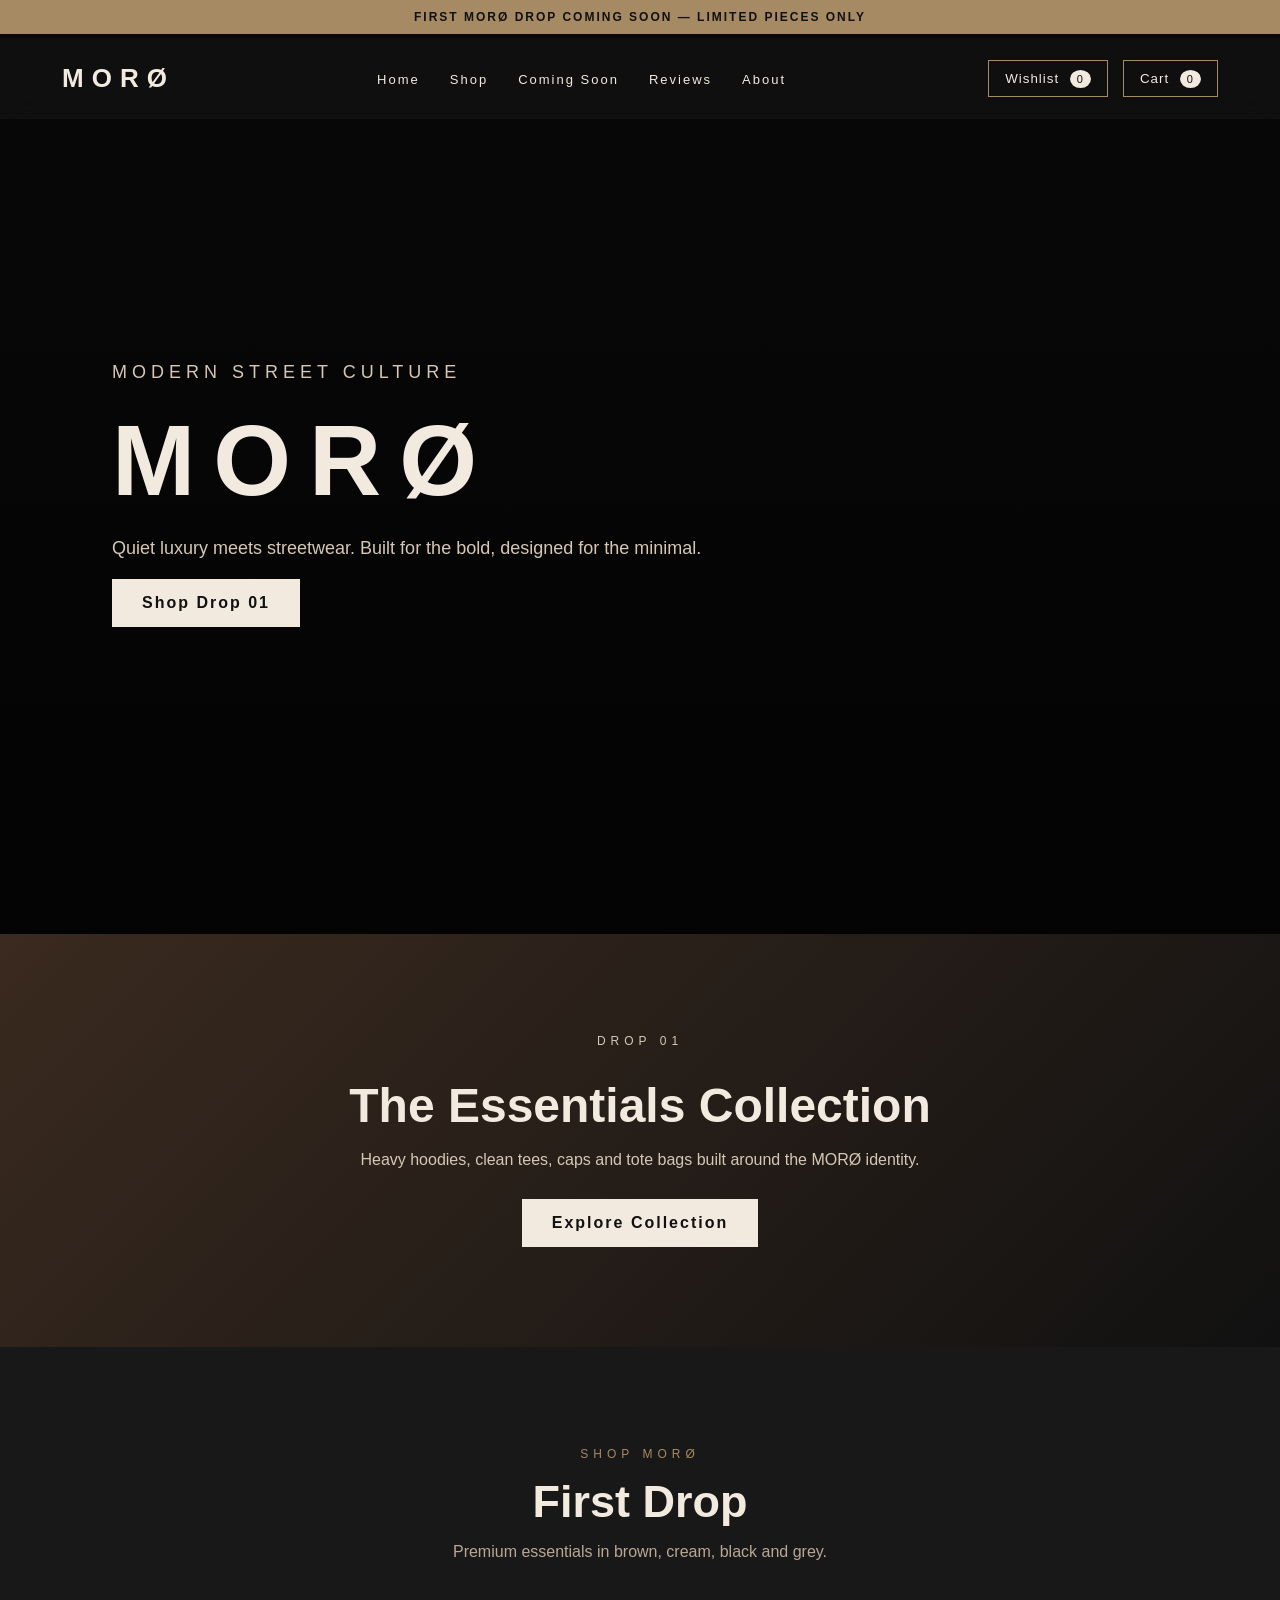
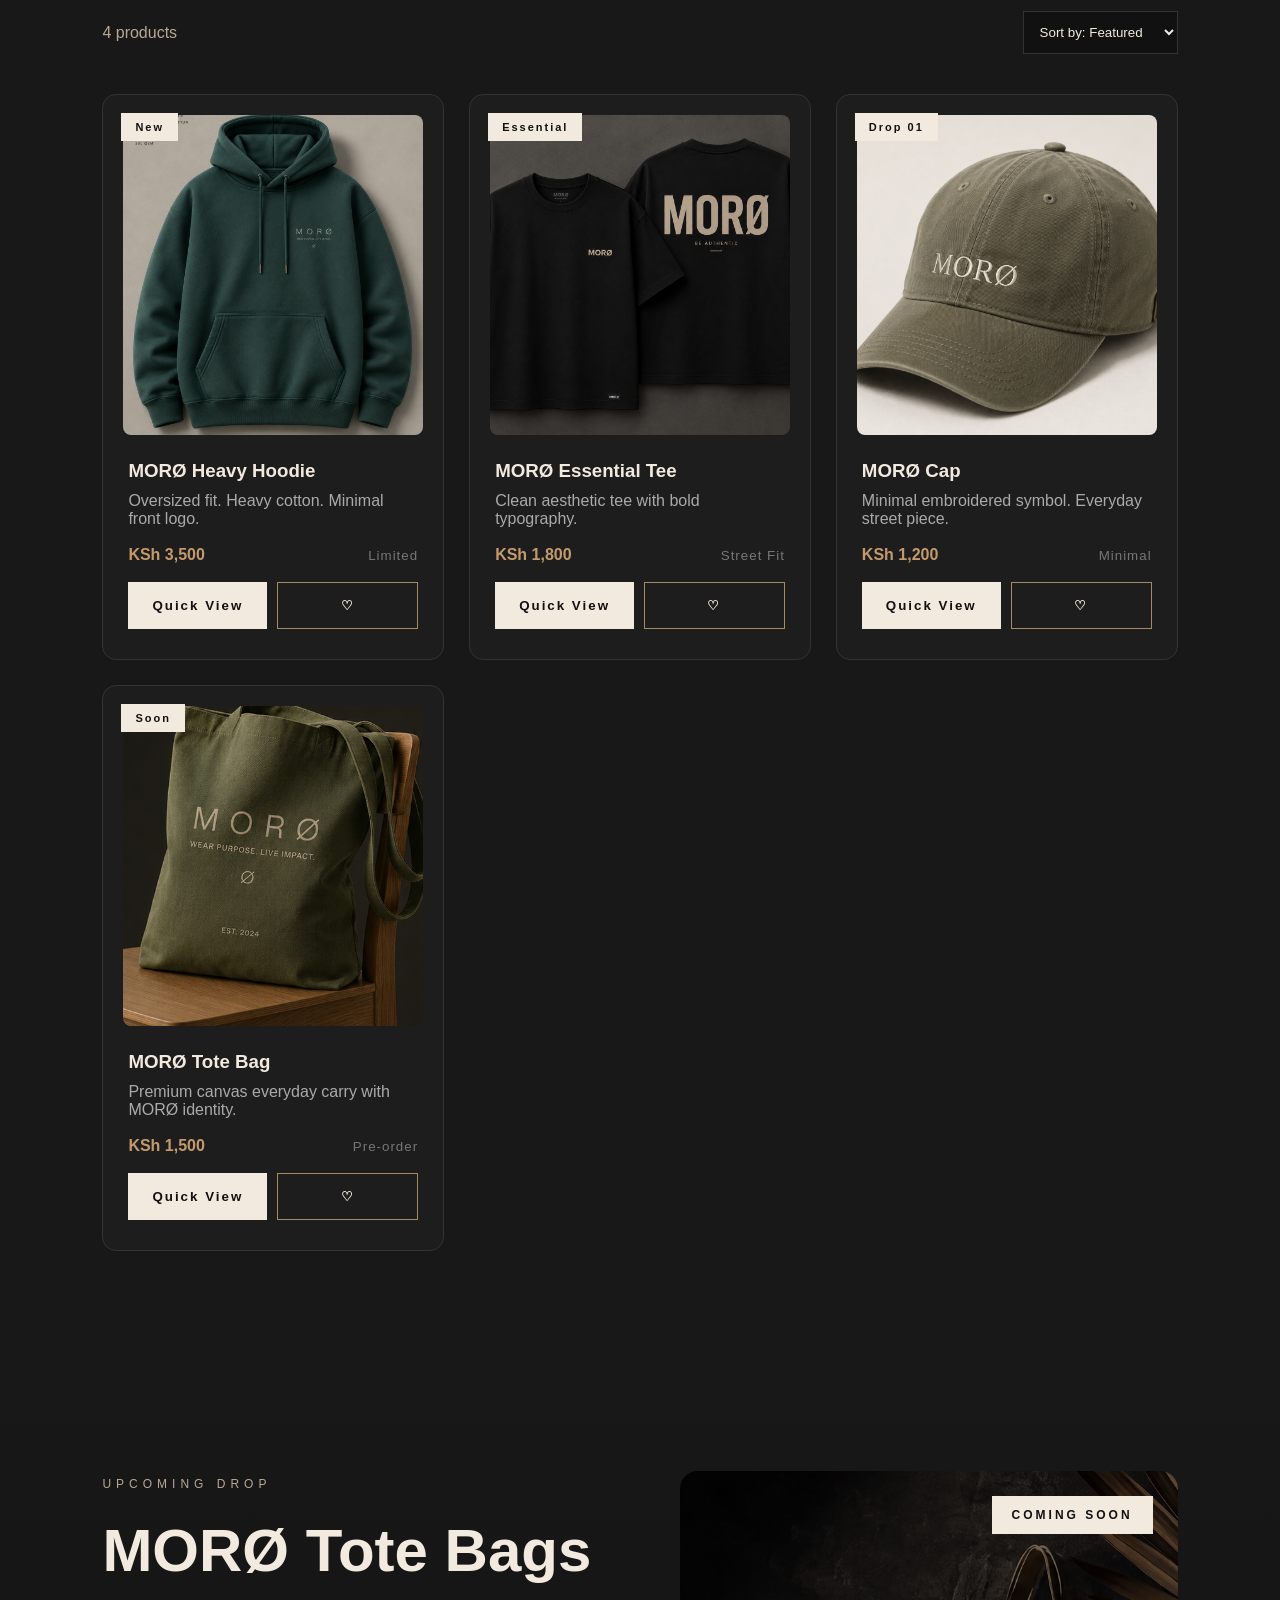
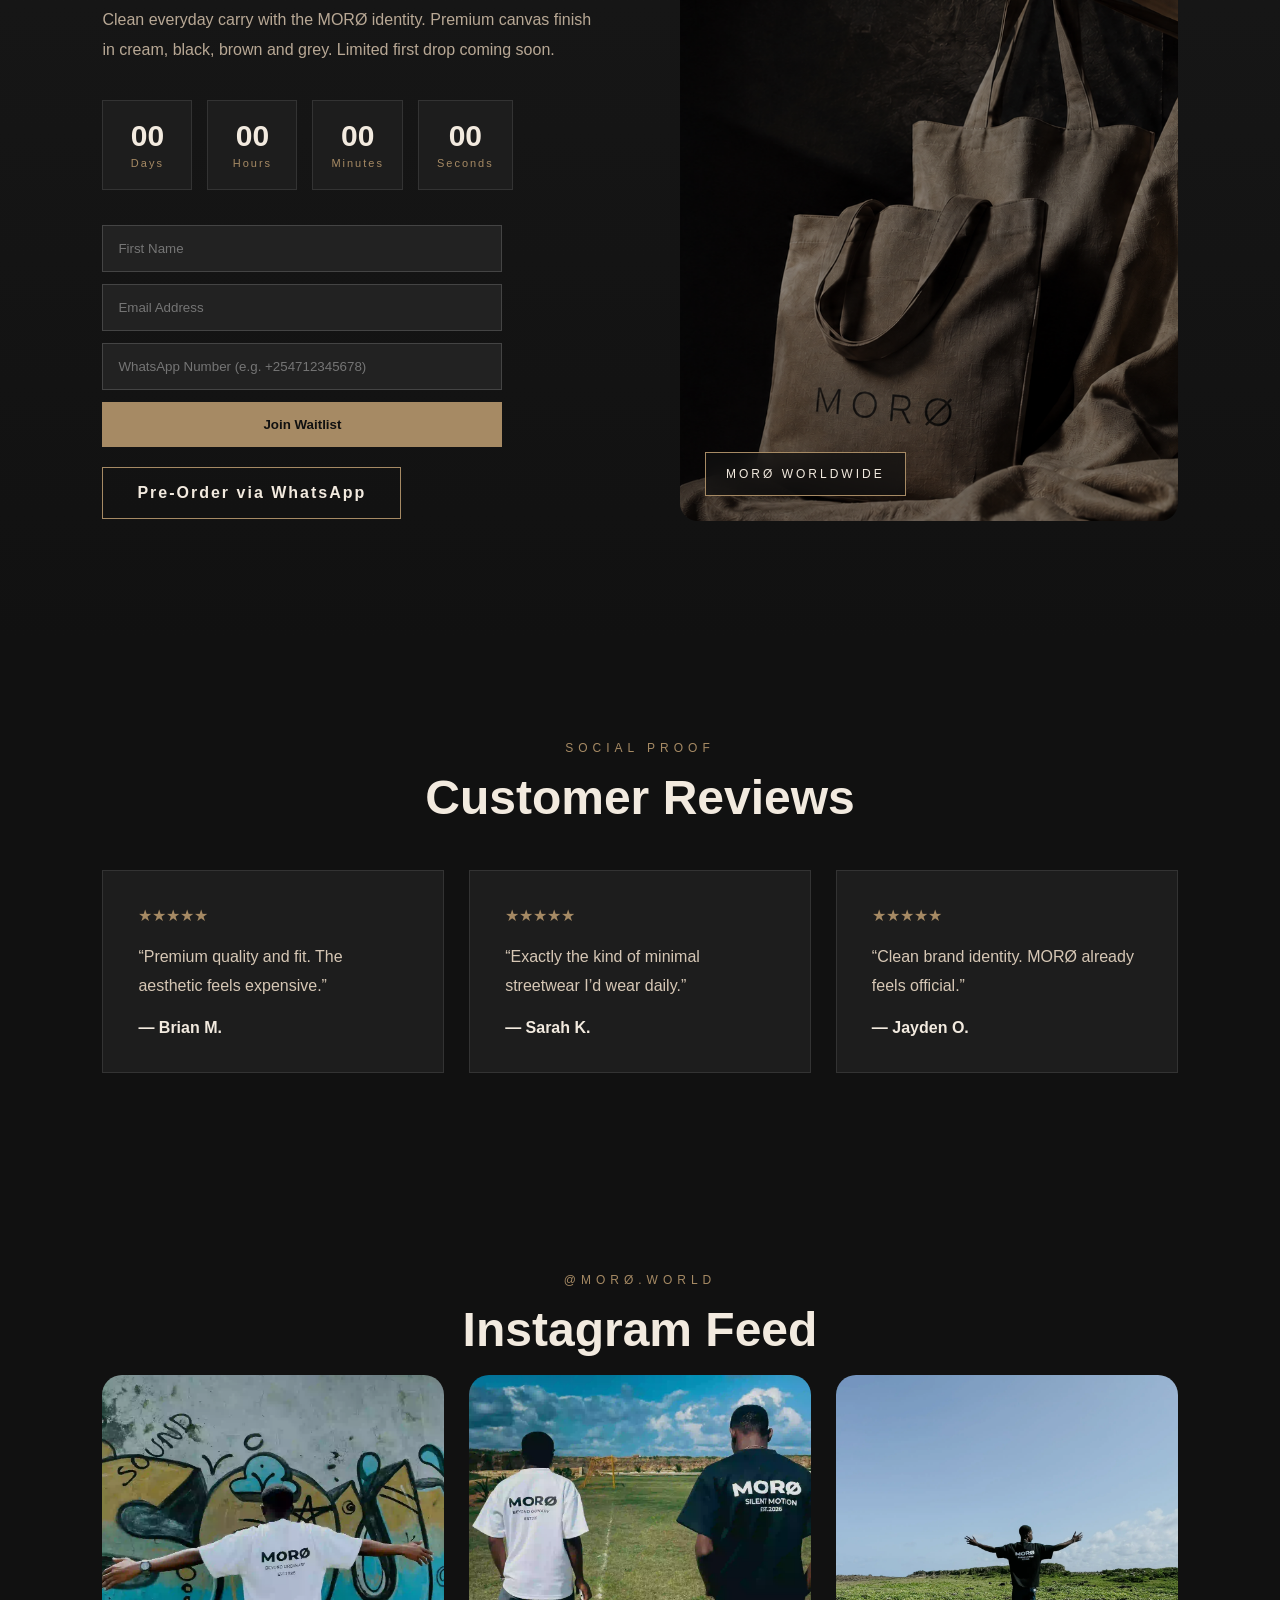
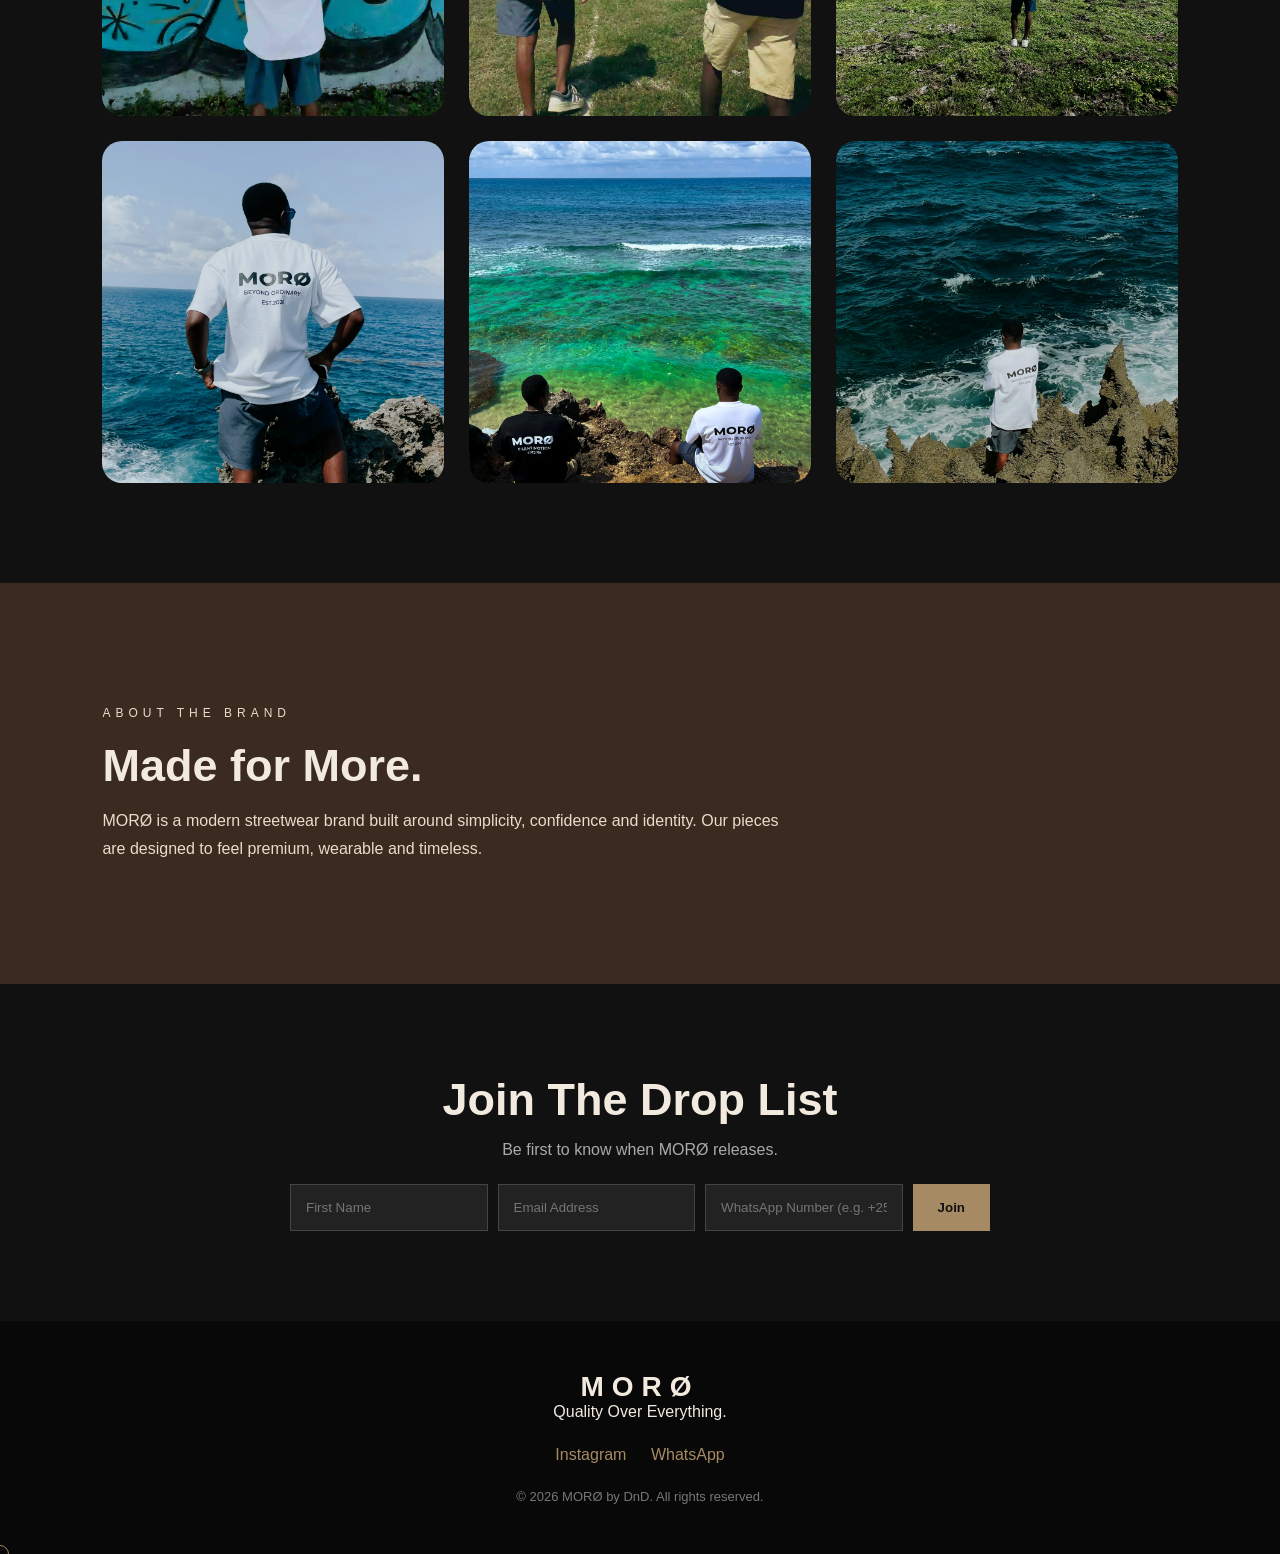
<file: index.html>
<!DOCTYPE html>
<html lang="en">
<head>
  <meta charset="UTF-8" />
  <meta name="viewport" content="width=device-width, initial-scale=1.0" />
  <title>MORØ — Modern Streetwear</title>
  <link rel="stylesheet" href="style.css" />
  <head>
  <meta charset="UTF-8" />
  <meta name="viewport" content="width=device-width, initial-scale=1.0" />
  
  <!-- Primary Meta Tags -->
  <title>MORØ — Modern Streetwear | Premium Essentials</title>
  <meta name="title" content="MORØ — Modern Streetwear | Premium Essentials" />
  <meta name="description" content="MORØ is a modern streetwear brand built around simplicity, confidence and identity. Shop premium hoodies, tees, caps and tote bags. Made for more." />
  <meta name="keywords" content="MORØ, streetwear, modern fashion, premium hoodies, essential tees, minimal streetwear, urban clothing, Kenya streetwear, MORØ brand" />
  <meta name="author" content="DnDlab" />
  <meta name="robots" content="index, follow" />
  <meta name="language" content="English" />
  <meta name="revisit-after" content="7 days" />
  
  <!-- Open Graph / Facebook -->
  <meta property="og:type" content="website" />
  <meta property="og:url" content="https://dnnsbaya.github.io/moro-wears/" />
  <meta property="og:title" content="MORØ — Modern Streetwear | Premium Essentials" />
  <meta property="og:description" content="Quiet luxury meets streetwear. Built for the bold, designed for the minimal. Shop the MORØ Drop 01 collection." />
  <meta property="og:image" content="https://dnnsbaya.github.io/moro-wears/images/og-image.jpg" />
  <meta property="og:site_name" content="MORØ" />
  <meta property="og:locale" content="en_US" /> 
  
  <!-- Twitter / X -->
  <!-- <meta property="twitter:card" content="summary_large_image" />
  <meta property="twitter:url" content="https://dnnsbaya.github.io/moro-wears/" />
  <meta property="twitter:title" content="MORØ — Modern Streetwear | Premium Essentials" />
  <meta property="twitter:description" content="Quiet luxury meets streetwear. Built for the bold, designed for the minimal. Shop the MORØ Drop 01 collection." />
  <meta property="twitter:image" content="https://dnnsbaya.github.io/moro-wears/images/og-image.jpg" />
  <meta property="twitter:creator" content="@moro.world" />
   -->
  <!-- Instagram -->
  <meta property="instagram:card" content="summary" />
  <meta property="instagram:site" content="https://www.instagram.com/_moro.wears?igsh=bzA1M3liZ2h6YzZ4&utm_source=qr" />
  
  <!-- WhatsApp (uses OG tags) -->
  
  <!-- Theme & Mobile -->
  <meta name="theme-color" content="#111111" />
  <meta name="msapplication-TileColor" content="#111111" />
  <meta name="apple-mobile-web-app-capable" content="yes" />
  <meta name="apple-mobile-web-app-status-bar-style" content="black-translucent" />
  <meta name="apple-mobile-web-app-title" content="MORØ" />
  <meta name="mobile-web-app-capable" content="yes" />
  
  <!-- Favicon -->
  <link rel="icon" type="image/png" href="/fav.png" />
  <link rel="apple-touch-icon" href="/fav.png" />
  
  <!-- Canonical -->
  <link rel="canonical" href="https://dnnsbaya.github.io/moro-wears/" />
  
  <!-- Stylesheet -->
  <link rel="stylesheet" href="style.css" />

</head>
<body>

  <div class="loader" id="loader">
    <h1>MORØ</h1>
    <p>Made For More</p>
  </div>

  <div class="announcement-bar">
    FIRST MORØ DROP COMING SOON — LIMITED PIECES ONLY
  </div>

  <header>
    <nav>
      <div class="logo">MORØ</div>

      <ul id="navLinks">
        <li><a href="#home">Home</a></li>
        <li><a href="#collection">Shop</a></li>
        <li><a href="#tote-drop">Coming Soon</a></li>
        <li><a href="#reviews">Reviews</a></li>
        <li><a href="#about">About</a></li>
      </ul>

      <div class="nav-actions">
        <button class="cart-btn" onclick="toggleWishlist()">Wishlist <span id="wishCount">0</span></button>
        <button class="cart-btn" onclick="toggleCart()">Cart <span id="cartCount">0</span></button>
        <button class="menu" onclick="toggleMenu()">☰</button>
      </div>
    </nav>
  </header>

  <section class="hero" id="home">
    <div class="hero-content">
      <p class="small-text">MODERN STREET CULTURE</p>
      <h1>MORØ</h1>
      <p>Quiet luxury meets streetwear. Built for the bold, designed for the minimal.</p>
      <a href="#collection" class="btn">Shop Drop 01</a>
    </div>
  </section>

  <section class="featured-drop">
    <p class="small-text">DROP 01</p>
    <h2>The Essentials Collection</h2>
    <p>Heavy hoodies, clean tees, caps and tote bags built around the MORØ identity.</p>
    <a href="#collection" class="btn">Explore Collection</a>
  </section>

  <section class="collection" id="collection">
    <p class="small-text">SHOP MORØ</p>
    <h2>First Drop</h2>
    <p class="section-text">Premium essentials in brown, cream, black and grey.</p>

    <div class="shop-toolbar">
      <span id="productCount">4 products</span>
      <select id="sortProducts" onchange="sortProducts()">
        <option value="featured">Sort by: Featured</option>
        <option value="low">Price: Low to High</option>
        <option value="high">Price: High to Low</option>
        <option value="newest">Newest</option>
      </select>
    </div>

    <div class="products" id="productsGrid"></div>
  </section>

  <section class="coming-soon" id="tote-drop">
    <div class="coming-left">
      <p class="small-text">UPCOMING DROP</p>
      <h2>MORØ Tote Bags</h2>
      <p>
        Clean everyday carry with the MORØ identity. Premium canvas finish in cream,
        black, brown and grey. Limited first drop coming soon.
      </p>

      <div class="countdown">
        <div><span id="days">00</span><small>Days</small></div>
        <div><span id="hours">00</span><small>Hours</small></div>
        <div><span id="minutes">00</span><small>Minutes</small></div>
        <div><span id="seconds">00</span><small>Seconds</small></div>
      </div>

  <!-- WAITLIST FORM (Coming Soon section) -->
<form class="waitlist-form" action="https://formspree.io/f/xvznejkw" method="POST">
  <input type="text" name="first_name" placeholder="First Name" required>
  <input type="email" name="email" placeholder="Email Address" required>
  <input type="tel" name="whatsapp" placeholder="WhatsApp Number (e.g. +254712345678)" required pattern="^\+?[0-9\s\-\(\)]{10,20}$">
  <input type="hidden" name="_subject" value="New MORØ Tote Waitlist Signup">
  <input type="hidden" name="_next" value="https://dnnsbaya.github.io/moro-wears/thanks.html">
  <button type="submit">Join Waitlist</button>
</form>

      <a href="https://wa.me/254105550679?text=Hi%20MORØ%2C%20I%20want%20to%20pre-order%20the%20Tote%20Bag" class="preorder-btn">
        Pre-Order via WhatsApp
      </a>
    </div>

    <div class="coming-right">
      <div class="tote-card">
        <img src="Tote 1.png" alt="MORØ Tote Bag">
        <div class="badge">COMING SOON</div>
        <div class="floating-tag">MORØ WORLDWIDE</div>
      </div>
    </div>
  </section>

  <section class="reviews" id="reviews">
    <p class="small-text">SOCIAL PROOF</p>
    <h2>Customer Reviews</h2>

    <div class="review-grid">
      <div class="review-card">
        <span>★★★★★</span>
        <p>“Premium quality and fit. The aesthetic feels expensive.”</p>
        <h4>— Brian M.</h4>
      </div>

      <div class="review-card">
        <span>★★★★★</span>
        <p>“Exactly the kind of minimal streetwear I’d wear daily.”</p>
        <h4>— Sarah K.</h4>
      </div>

      <div class="review-card">
        <span>★★★★★</span>
        <p>“Clean brand identity. MORØ already feels official.”</p>
        <h4>— Jayden O.</h4>
      </div>
    </div>
  </section>

  <section class="instagram">
    <p class="small-text">@MORØ.WORLD</p>
    <h2>Instagram Feed</h2>

    <div class="insta-grid">
      <img src="insta1.webp" alt="Instagram Post 1">
      <img src="insta2.webp" alt="Instagram Post 2">
      <img src="insta3.webp" alt="Instagram Post 3">
      <img src="insta4.webp" alt="Instagram Post 4">
      <img src="insta5.webp" alt="Instagram Post 5">
      <img src="insta6.webp" alt="Instagram Post 6">
    </div>
  </section>

  <section class="about" id="about">
    <div>
      <p class="small-text">ABOUT THE BRAND</p>
      <h2>Made for More.</h2>
      <p>
        MORØ is a modern streetwear brand built around simplicity, confidence and identity.
        Our pieces are designed to feel premium, wearable and timeless.
      </p>
    </div>
  </section>

  <section class="newsletter">
    <h2>Join The Drop List</h2>
    <p>Be first to know when MORØ releases.</p>
 <!-- NEWSLETTER FORM (Drop List section) -->
<form action="https://formspree.io/f/xvznejkw" method="POST">
  <input type="text" name="first_name" placeholder="First Name" required>
  <input type="email" name="email" placeholder="Email Address" required>
  <input type="tel" name="whatsapp" placeholder="WhatsApp Number (e.g. +254712345678)" required pattern="^\+?[0-9\s\-\(\)]{10,20}$">
  <input type="hidden" name="_subject" value="New MORØ Drop List Signup">
  <input type="hidden" name="_next" value="https://dnnsbaya.github.io/moro-wears/thanks.html">
  <button type="submit">Join</button>
</form>
  </section>

  <footer>
    <h3>MORØ</h3>
    <p>Quality Over Everything.</p>
    <div class="socials">
      <a href="https://www.instagram.com/_moro.wears?igsh=bzA1M3liZ2h6YzZ4&utm_source=qr" target="_blank">Instagram</a>
      <a href="https://wa.me/254105550679" target="_blank">WhatsApp</a>
    </div>
    <p class="copy">© 2026 MORØ by DnD. All rights reserved.</p>
  </footer>

  <!-- Quick View Modal -->
  <div class="quick-view" id="quickView">
    <div class="quick-box">
      <button class="close-modal" onclick="closeQuickView()">×</button>
      <div class="quick-img" id="quickImg"></div>

      <div class="quick-info">
        <p class="small-text">MORØ PRODUCT</p>
        <h2 id="quickName"></h2>
        <p id="quickDesc"></p>
        <h3 id="quickPrice"></h3>

        <label>Size</label>
        <select id="quickSize">
          <option>S</option>
          <option>M</option>
          <option>L</option>
          <option>XL</option>
        </select>

        <label>Quantity</label>
        <input type="number" id="quickQty" value="1" min="1">

        <button class="quick-add" onclick="addQuickToCart()">Add to Cart</button>
      </div>
    </div>
  </div>

  <!-- Cart Drawer -->
  <div class="cart-drawer" id="cartDrawer">
    <div class="cart-header">
      <h3>Your Cart</h3>
      <button onclick="toggleCart()">×</button>
    </div>
    <div id="cartItems" class="cart-items"></div>
    <div class="cart-footer">
      <div class="cart-total">
        <span>Total</span>
        <strong id="cartTotal">KSh 0</strong>
      </div>
      <button class="checkout-btn" onclick="checkoutMpesa()">Checkout with M-Pesa</button>
      <button class="checkout-btn secondary" onclick="checkoutCard()">Pay with Card / PayPal</button>
      
      <button class="checkout-btn" onclick="checkoutWhatsApp()">
  Checkout via WhatsApp
</button>
    </div>
  </div>

  <!-- Wishlist Drawer -->
  <div class="cart-drawer wishlist-drawer" id="wishlistDrawer">
    <div class="cart-header">
      <h3>Wishlist</h3>
      <button onclick="toggleWishlist()">×</button>
    </div>
    <div id="wishlistItems" class="cart-items"></div>
  </div>

  <div class="overlay" id="overlay" onclick="closeDrawers()"></div>
  <div class="cursor"></div>

  <script src="script.js"></script>
</body>
</html>
</file>
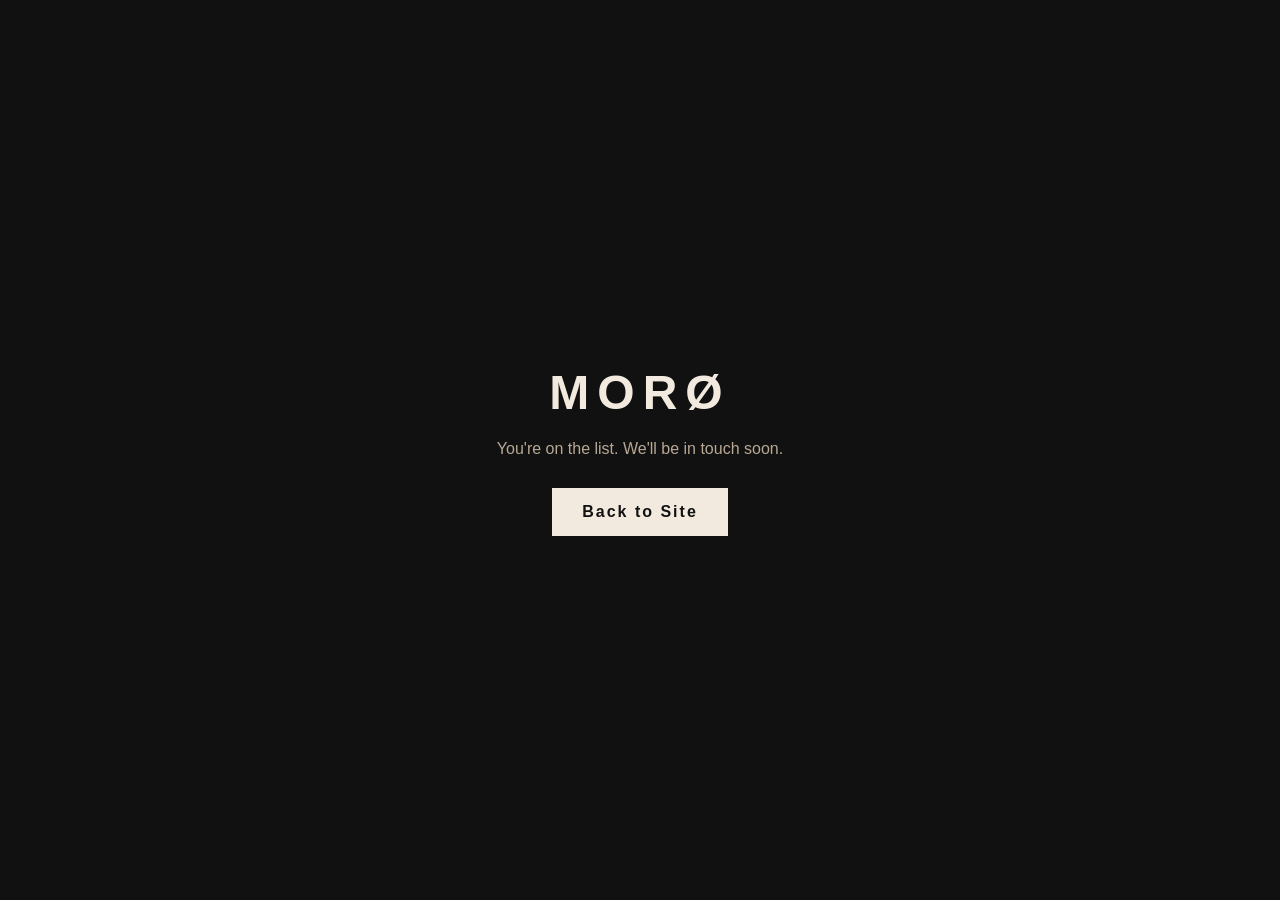
<file: thanks.html>
<!DOCTYPE html>
<html lang="en">
<head>
  <meta charset="UTF-8">
  <title>Thank You — MORØ</title>
  <link rel="stylesheet" href="style.css">
    <!-- Favicon -->
  <link rel="icon" type="image/png" href="/fav.png" />
  <style>
    body { display: flex; align-items: center; justify-content: center; height: 100vh; text-align: center; }
    h1 { font-size: 48px; letter-spacing: 8px; margin-bottom: 20px; }
    p { color: #b8a895; margin-bottom: 30px; }
  </style>
</head>
<body>
  <div>
    <h1>MORØ</h1>
    <p>You're on the list. We'll be in touch soon.</p>
    <a href="index.html" class="btn">Back to Site</a>
  </div>
</body>
</html>
</file>
<file: style.css>
/* =======================
   RESET & BASE
   ======================= */
* {
  margin: 0;
  padding: 0;
  box-sizing: border-box;
}

body {
  background: #111;
  color: #f2eadf;
  font-family: Arial, Helvetica, sans-serif;
}

/* =======================
   LOADER
   ======================= */
.loader {
  position: fixed;
  inset: 0;
  background: #080808;
  color: #f2eadf;
  z-index: 3000;
  display: flex;
  flex-direction: column;
  align-items: center;
  justify-content: center;
  transition: 0.8s ease;
}

.loader h1 {
  font-size: 70px;
  letter-spacing: 18px;
}

.loader p {
  color: #a68a64;
  letter-spacing: 5px;
}

.loader.hide {
  opacity: 0;
  pointer-events: none;
}

/* =======================
   ANNOUNCEMENT BAR
   ======================= */
.announcement-bar {
  background: #a68a64;
  color: #111;
  text-align: center;
  padding: 10px;
  font-size: 12px;
  letter-spacing: 2px;
  font-weight: bold;
}

/* =======================
   HEADER & NAVIGATION
   ======================= */
header {
  position: fixed;
  width: 100%;
  top: 38px;
  z-index: 10;
  background: rgba(17, 17, 17, 0.85);
  backdrop-filter: blur(12px);
}

nav {
  max-width: 1200px;
  margin: auto;
  padding: 22px;
  display: flex;
  justify-content: space-between;
  align-items: center;
}

.logo {
  font-size: 26px;
  letter-spacing: 8px;
  font-weight: bold;
}

nav ul {
  display: flex;
  gap: 30px;
  list-style: none;
}

nav a {
  color: #f2eadf;
  text-decoration: none;
  font-size: 13px;
  letter-spacing: 2px;
}

.menu {
  display: none;
  background: none;
  color: #f2eadf;
  border: none;
  font-size: 26px;
}

.nav-actions {
  display: flex;
  align-items: center;
  gap: 15px;
}

.cart-btn {
  background: transparent;
  border: 1px solid #a68a64;
  color: #f2eadf;
  padding: 10px 16px;
  cursor: pointer;
  letter-spacing: 1px;
}

.cart-btn span {
  background: #f2eadf;
  color: #111;
  padding: 3px 7px;
  margin-left: 6px;
  border-radius: 50%;
  font-size: 11px;
}

/* =======================
   HERO
   ======================= */
.hero {
  height: 100vh;
  background:
    linear-gradient(rgba(0,0,0,.55), rgba(0,0,0,.8)),
    url("https://images.unsplash.com/photo-1523398002811-999ca8dec234?auto=format&fit=crop&w=1600&q=80");
  background-size: cover;
  background-position: center;
  display: flex;
  align-items: center;
  padding: 40px;
}

.hero-content {
  max-width: 700px;
  margin-left: 6%;
}

.small-text {
  letter-spacing: 5px;
  color: #a68a64;
  font-size: 12px;
  margin-bottom: 15px;
}

.hero h1 {
  font-size: 100px;
  letter-spacing: 18px;
}

.hero p {
  font-size: 18px;
  color: #d6c7b5;
  margin: 20px 0;
}

.btn {
  display: inline-block;
  padding: 15px 30px;
  background: #f2eadf;
  color: #111;
  text-decoration: none;
  font-weight: bold;
  letter-spacing: 2px;
}

/* =======================
   FEATURED DROP
   ======================= */
.featured-drop {
  padding: 100px 8%;
  background: linear-gradient(135deg, #3a2a1f, #111);
  text-align: center;
}

.featured-drop h2 {
  font-size: 48px;
  margin-bottom: 18px;
}

.featured-drop p {
  color: #d6c7b5;
  max-width: 650px;
  margin: 0 auto 30px;
}

/* =======================
   COLLECTION / SHOP
   ======================= */
.collection {
  padding: 100px 8%;
  text-align: center;
  background: #181818;
}

.collection h2,
.about h2,
.newsletter h2 {
  font-size: 45px;
  margin-bottom: 15px;
}

.section-text {
  color: #b8a895;
  margin-bottom: 50px;
}

.shop-toolbar {
  display: flex;
  justify-content: space-between;
  align-items: center;
  margin-bottom: 40px;
  color: #b8a895;
}

.shop-toolbar select {
  background: #111;
  color: #f2eadf;
  border: 1px solid #333;
  padding: 12px;
}

.products {
  display: grid;
  grid-template-columns: repeat(3, 1fr);
  gap: 25px;
}

.product-card {
  position: relative;
  border-radius: 14px;
  overflow: hidden;
  background: #1d1d1d;
  border: 1px solid #333;
  padding: 20px;
  text-align: left;
  transition: 0.4s;
}

.product-card:hover {
  transform: translateY(-8px);
  border-color: #a68a64;
}

.product-badge {
  position: absolute;
  top: 18px;
  left: 18px;
  background: #f2eadf;
  color: #111;
  padding: 8px 14px;
  font-size: 11px;
  letter-spacing: 2px;
  font-weight: bold;
  z-index: 2;
}

.product-img {
  height: 320px;
  margin-bottom: 20px;
  background-size: cover;
  background-position: center;
  border-radius: 8px;
}

.product-info {
  padding: 5px 5px 10px;
}

.product-card h3 {
  margin-bottom: 10px;
}

.product-card p {
  color: #aaa;
  margin-bottom: 15px;
}

.price-row {
  display: flex;
  justify-content: space-between;
  align-items: center;
  margin: 18px 0;
}

.price-row span {
  color: #c49a6c;
  font-weight: bold;
}

.price-row small {
  color: #777;
  letter-spacing: 1px;
}

.product-actions {
  display: flex;
  gap: 10px;
}

.product-actions button {
  flex: 1;
  width: 100%;
  padding: 15px;
  background: #f2eadf;
  color: #111;
  border: none;
  font-weight: bold;
  letter-spacing: 2px;
  cursor: pointer;
}

.product-actions button:hover {
  background: #a68a64;
}

.wish-btn {
  background: transparent !important;
  color: #f2eadf !important;
  border: 1px solid #a68a64 !important;
}

/* =======================
   COMING SOON / TOTE DROP
   ======================= */
.coming-soon {
  padding: 120px 8%;
  display: grid;
  grid-template-columns: 1fr 1fr;
  align-items: center;
  gap: 80px;
  background: linear-gradient(to bottom, #181818, #111);
  overflow: hidden;
}

.coming-left h2 {
  font-size: 60px;
  margin: 20px 0;
}

.coming-left p {
  color: #b8a895;
  line-height: 1.9;
  max-width: 520px;
}

.countdown {
  display: flex;
  gap: 15px;
  margin: 35px 0;
}

.countdown div {
  background: #1d1d1d;
  border: 1px solid #333;
  padding: 18px;
  min-width: 90px;
  text-align: center;
}

.countdown span {
  display: block;
  color: #f2eadf;
  font-size: 30px;
  font-weight: bold;
}

.countdown small {
  color: #a68a64;
  font-size: 11px;
  letter-spacing: 2px;
}

.waitlist-form {
  display: flex;
  justify-content: flex-start;
  gap: 10px;
  margin-bottom: 20px;
}

.preorder-btn {
  display: inline-block;
  padding: 16px 34px;
  border: 1px solid #a68a64;
  color: #f2eadf;
  text-decoration: none;
  letter-spacing: 2px;
  font-weight: bold;
}

.preorder-btn:hover,
.waitlist-form button:hover {
  background: #f2eadf;
  color: #111;
  transition: 0.4s;
}

.coming-right {
  position: relative;
}

.tote-card {
  position: relative;
  overflow: hidden;
  border-radius: 18px;
  animation: floatBag 4s ease-in-out infinite;
}

.tote-card img {
  width: 100%;
  height: 650px;
  object-fit: cover;
  display: block;
  transition: 0.6s;
}

.tote-card:hover img {
  transform: scale(1.04);
}

.badge {
  position: absolute;
  top: 25px;
  right: 25px;
  padding: 12px 20px;
  background: #f2eadf;
  color: #111;
  font-size: 12px;
  letter-spacing: 3px;
  font-weight: bold;
}

.floating-tag {
  position: absolute;
  left: 25px;
  bottom: 25px;
  padding: 14px 20px;
  background: rgba(17,17,17,.75);
  color: #f2eadf;
  border: 1px solid #a68a64;
  letter-spacing: 3px;
  font-size: 12px;
  backdrop-filter: blur(10px);
}

@keyframes floatBag {
  0%, 100% {
    transform: translateY(0);
  }
  50% {
    transform: translateY(-18px);
  }
}

/* =======================
   REVIEWS
   ======================= */
.reviews {
  padding: 100px 8%;
  background: #111;
  text-align: center;
}

.reviews h2 {
  font-size: 48px;
  margin-bottom: 18px;
}

.review-grid {
  display: grid;
  grid-template-columns: repeat(3, 1fr);
  gap: 25px;
  margin-top: 45px;
}

.review-card {
  background: #1d1d1d;
  border: 1px solid #333;
  padding: 35px;
  text-align: left;
}

.review-card span {
  color: #a68a64;
}

.review-card p {
  color: #d6c7b5;
  line-height: 1.8;
  margin: 18px 0;
}

/* =======================
   INSTAGRAM
   ======================= */
.instagram {
  padding: 100px 8%;
  background: #111;
  text-align: center;
}

.instagram h2 {
  font-size: 48px;
  margin-bottom: 18px;
}

.insta-grid {
  display: grid;
  grid-template-columns: repeat(3, 1fr);
  gap: 25px;
}

.insta-grid img {
  width: 100%;
  height: auto;
  aspect-ratio: 1/1;
  object-fit: cover;
  display: block;
  border-radius: 20px;
}

/* =======================
   ABOUT
   ======================= */
.about {
  padding: 120px 8%;
  background: #3a2a1f;
  color: #f2eadf;
}

.about div {
  max-width: 700px;
}

.about p {
  line-height: 1.8;
  color: #eadbcc;
}

/* =======================
   NEWSLETTER
   ======================= */
.newsletter {
  padding: 90px 8%;
  text-align: center;
  background: #111;
}

.newsletter p {
  color: #aaa;
  margin-bottom: 25px;
}

form {
  display: flex;
  justify-content: center;
  gap: 10px;
}

input {
  padding: 15px;
  width: 300px;
  background: #222;
  border: 1px solid #444;
  color: white;
}

form button {
  padding: 15px 25px;
  background: #a68a64;
  color: #111;
  border: none;
  font-weight: bold;
}

/* =======================
   FOOTER
   ======================= */
footer {
  padding: 50px 8%;
  background: #080808;
  text-align: center;
}

footer h3 {
  letter-spacing: 8px;
  font-size: 28px;
}

.socials {
  margin: 25px 0;
}

.socials a {
  color: #a68a64;
  margin: 0 10px;
  text-decoration: none;
}

.copy {
  color: #777;
  font-size: 13px;
}

/* =======================
   QUICK VIEW MODAL
   ======================= */
.quick-view {
  position: fixed;
  inset: 0;
  background: rgba(0,0,0,.75);
  z-index: 2000;
  display: none;
  align-items: center;
  justify-content: center;
  padding: 20px;
}

.quick-view.active {
  display: flex;
}

.quick-box {
  background: #111;
  border: 1px solid #333;
  max-width: 1000px;
  width: 100%;
  display: grid;
  grid-template-columns: 1fr 1fr;
  position: relative;
}

.quick-img {
  min-height: 550px;
  background-size: cover;
  background-position: center;
}

.quick-info {
  padding: 50px;
}

.quick-info h2 {
  font-size: 42px;
  margin-bottom: 20px;
}

.quick-info p {
  color: #b8a895;
  line-height: 1.8;
}

.quick-info h3 {
  margin: 25px 0;
  color: #a68a64;
}

.quick-info label {
  display: block;
  margin-top: 18px;
  margin-bottom: 8px;
  color: #f2eadf;
}

.quick-info select,
.quick-info input {
  width: 100%;
  margin-bottom: 10px;
}

.quick-add,
.checkout-btn,
.secondary {
  width: 100%;
  padding: 16px;
  background: #a68a64;
  color: #111;
  border: none;
  font-weight: bold;
  letter-spacing: 2px;
  cursor: pointer;
  margin-top: 12px;
  text-decoration: none;
  display: block;
  text-align: center;
}

.secondary {
  background: #f2eadf;
}

.close-modal {
  position: absolute;
  right: 20px;
  top: 15px;
  background: none;
  border: none;
  color: #f2eadf;
  font-size: 36px;
  cursor: pointer;
  z-index: 5;
}

/* =======================
   CART & WISHLIST DRAWERS
   ======================= */
.cart-drawer {
  position: fixed;
  top: 0;
  right: -420px;
  width: 400px;
  height: 100vh;
  background: #111;
  border-left: 1px solid #333;
  z-index: 1000;
  transition: 0.4s ease;
  display: flex;
  flex-direction: column;
}

.cart-drawer.active {
  right: 0;
}

.cart-header {
  padding: 25px;
  border-bottom: 1px solid #333;
  display: flex;
  justify-content: space-between;
  align-items: center;
}

.cart-header h3 {
  letter-spacing: 3px;
}

.cart-header button {
  background: none;
  border: none;
  color: #f2eadf;
  font-size: 30px;
  cursor: pointer;
}

.cart-items {
  flex: 1;
  padding: 25px;
  overflow-y: auto;
}

.cart-item {
  border-bottom: 1px solid #333;
  padding: 15px 0;
}

.cart-item h4 {
  margin-bottom: 8px;
}

.cart-item p {
  color: #a68a64;
}

.cart-item button {
  margin-top: 10px;
  padding: 8px 12px;
  background: transparent;
  border: 1px solid #a68a64;
  color: #f2eadf;
  cursor: pointer;
}

.empty-cart {
  color: #777;
}

.cart-footer {
  padding: 25px;
  border-top: 1px solid #333;
}

.cart-total {
  display: flex;
  justify-content: space-between;
  margin-bottom: 20px;
}

.overlay {
  position: fixed;
  inset: 0;
  background: rgba(0,0,0,.65);
  z-index: 999;
  display: none;
}

.overlay.active {
  display: block;
}

/* =======================
   CUSTOM CURSOR
   ======================= */
.cursor {
  position: fixed;
  width: 18px;
  height: 18px;
  border: 1px solid #a68a64;
  border-radius: 50%;
  pointer-events: none;
  z-index: 5000;
  transform: translate(-50%, -50%);
  transition: 0.08s linear;
}


/* Waitlist form vertical stack */
.waitlist-form {
  display: flex;
  flex-direction: column;
  gap: 12px;
  margin-bottom: 20px;
  max-width: 400px;
}

.waitlist-form input,
.waitlist-form button {
  width: 100%;
}

/* Newsletter form inputs */
.newsletter form {
  flex-wrap: wrap;
  max-width: 700px;
  margin: 0 auto;
}

.newsletter form input {
  flex: 1;
  min-width: 180px;
}

.newsletter form button {
  flex-shrink: 0;
}

/* Input focus states */
input:focus {
  outline: none;
  border-color: #a68a64;
}



/* =======================
   RESPONSIVE
   ======================= */
@media (max-width: 768px) {
  nav ul {
    display: none;
    position: absolute;
    top: 75px;
    right: 20px;
    background: #111;
    flex-direction: column;
    padding: 25px;
  }

  nav ul.active {
    display: flex;
  }

  .menu {
    display: block;
  }

  .hero h1 {
    font-size: 58px;
    letter-spacing: 10px;
  }

  .products,
  .review-grid,
  .quick-box {
    grid-template-columns: 1fr;
  }

  .insta-grid {
    grid-template-columns: repeat(2, 1fr);
  }

  .coming-soon {
    grid-template-columns: 1fr;
  }

  .coming-left h2 {
    font-size: 42px;
  }

  .countdown {
    flex-wrap: wrap;
  }

  .tote-card img {
    height: 450px;
  }

  .quick-img {
    min-height: 350px;
  }

  form {
    flex-direction: column;
  }

  input {
    width: 100%;
  }

  .shop-toolbar {
    flex-direction: column;
    gap: 15px;
  }

  .cart-drawer {
    width: 100%;
    right: -100%;
  }

  .cursor {
    display: none;
  }
}
</file>
